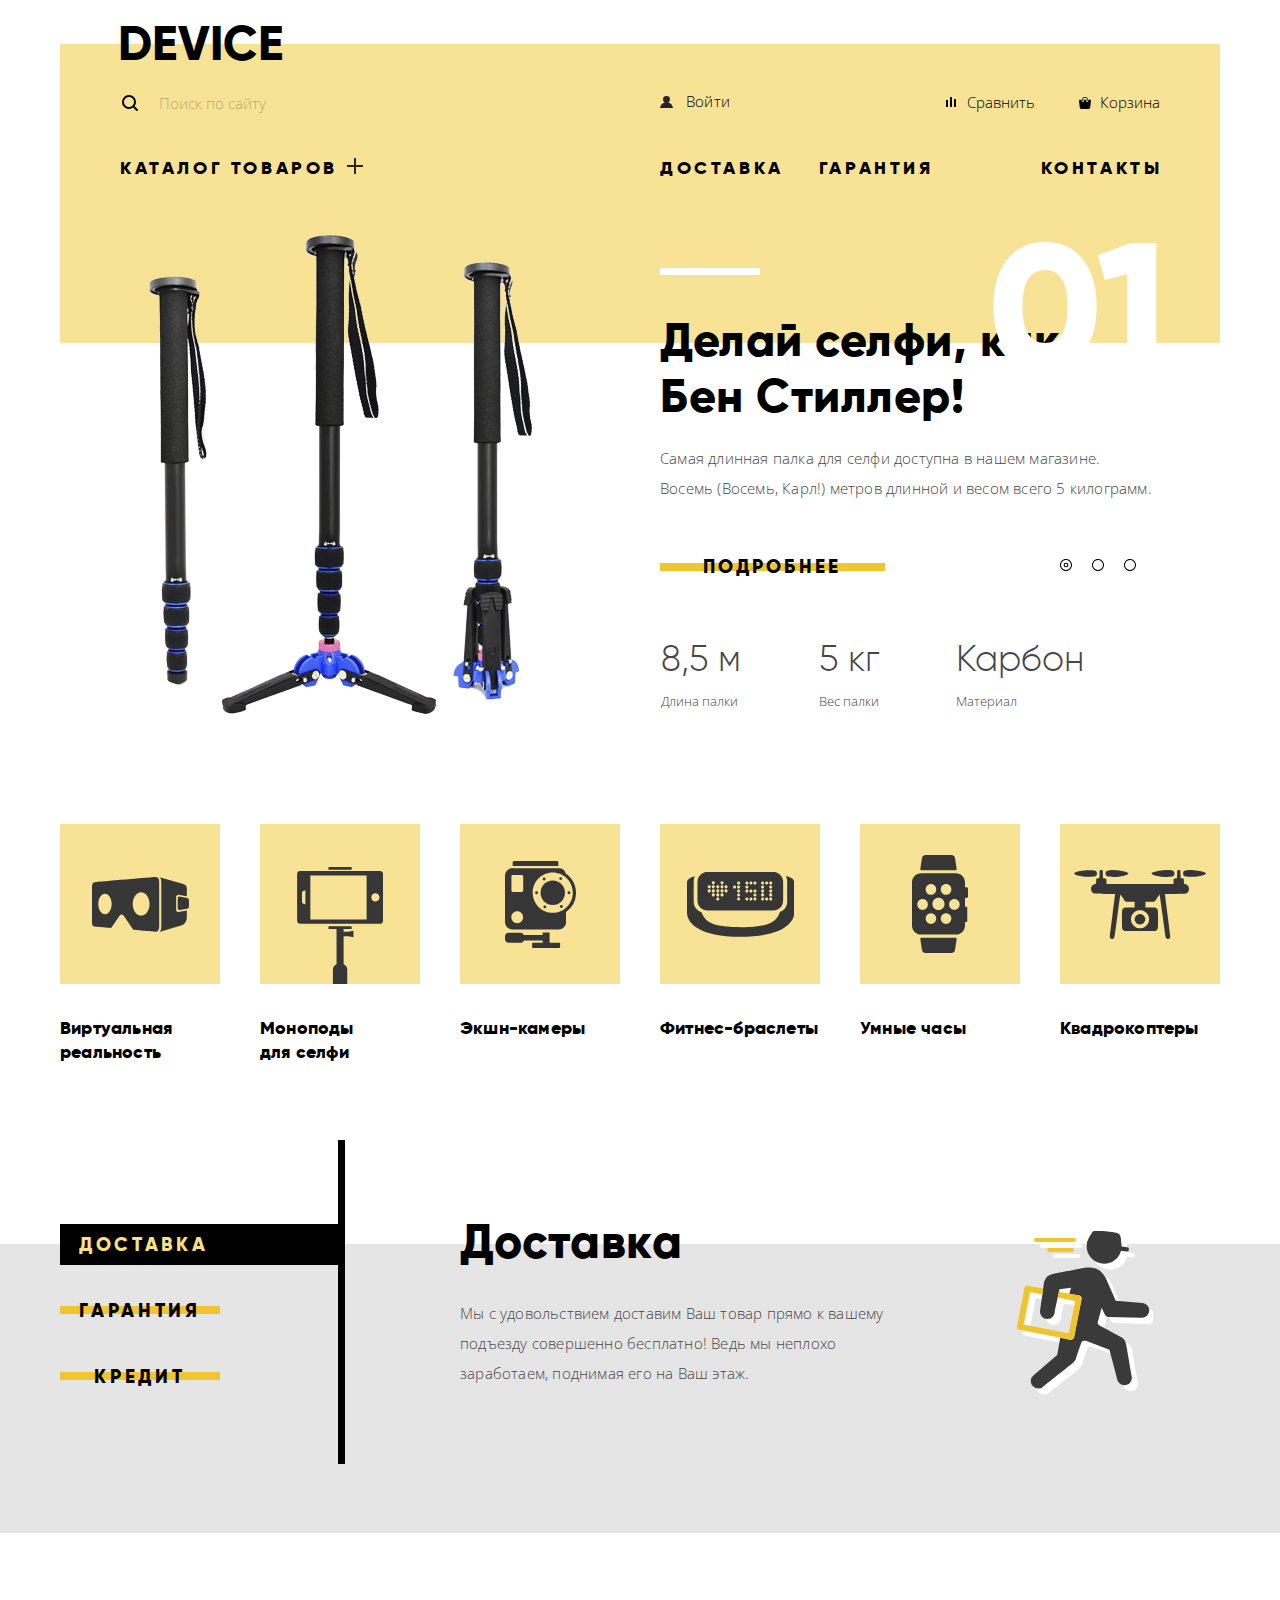
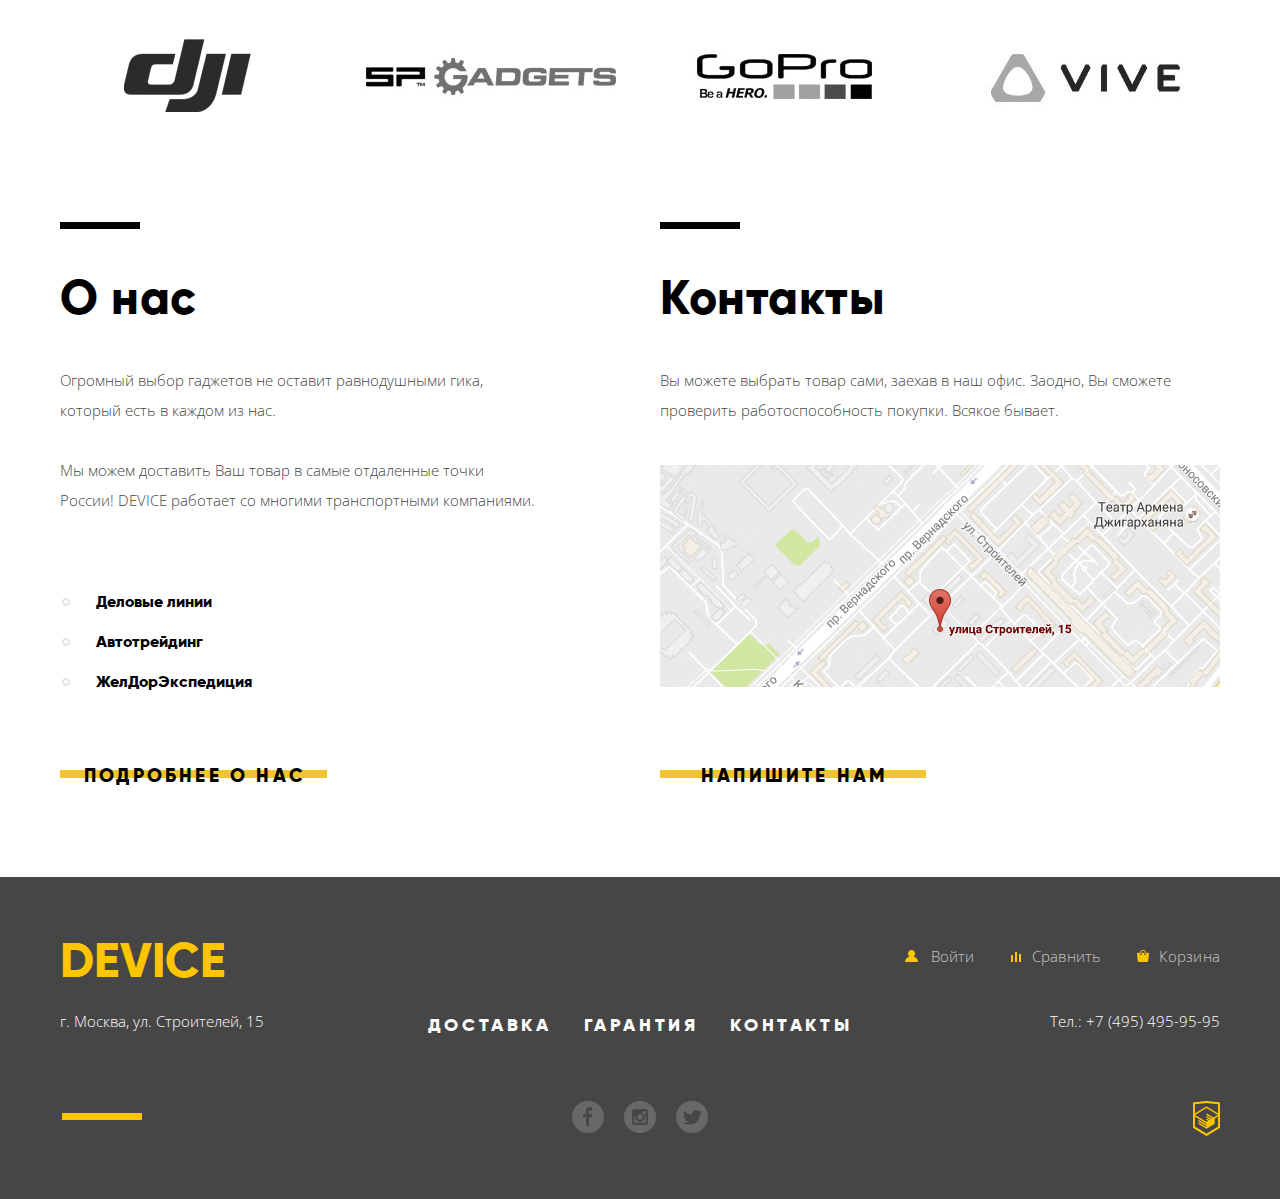
<file: index.html>
<!DOCTYPE html>
<html lang="ru">
  <head>
    <meta charset="utf-8">
    <title> HTML Academy: Девайс </title>
    <link rel="stylesheet" type="text/css" href="https://fonts.googleapis.com/css?family=Open+Sans:300,400&amp;subset=cyrillic">
    <link rel="stylesheet" type="text/css" href="css/normalize.css">
    <link rel="stylesheet" type="text/css" href="css/style.min.css">
  </head>
  <body>
    <h1 class="visuality_hidden"> Главная страница сайта </h1>
    <div class="container">
      <header class="main_header">
        <div class="main_header__logo_wrapper">
          <a class="main_header__logo">
            Device
          </a>
        </div>
        <div class="row">
          <div class="col_6">
            <form class="form_search" method="post" action="#">
              <input id="site_search" type="search" name="site-search" class="form_search__search" placeholder="">
              <label for="site_search" class="form_search__label"> Поиск по сайту </label>
              <input type="submit" name="site_search-submit" class="form_search__find" value="Найти">
            </form>
          </div>
          <div class="col_2">
            <ul class="main_header__account account_menu">
              <li class="account_menu__item">
                <a href="#" class="account_menu__item_header"> Войти </a>
              </li>
            </ul>
          </div>
          <div class="col_4">
            <ul class="main_header__cart cart_menu">
              <li class="cart_menu__item">
                <a class="cart_menu__item--wishlist" href="#"> Сравнить </a>
              </li>
              <li class="cart_menu__item">
                <a class="cart_menu__item--cart" href="#"> Корзина </a>
              </li>
            </ul>
          </div>
        </div>
        <nav class="main_navigation">
          <div class="row">
            <div class="main_navigation_wrapper col_6">
              <button class="main_menu__toggle"> Каталог товаров </button>
              <ul class="main_menu">
                <li class="main_menu__item">
                  <a href="#" class="main_menu__link"> Виртуальная реальность </a>
                </li>
                <li class="main_menu__item main_menu__item--short">
                  <a href="#" class="main_menu__link"> Фитнес-браслеты </a>
                </li>
                <li class="main_menu__item">
                  <a href="#" class="main_menu__link"> Квадрокоптеры </a>
                </li>
                <li class="main_menu__item">
                  <a href="#" class="main_menu__link"> Моноподы для селфи </a>
                </li>
                <li class="main_menu__item main_menu__item--long">
                  <a href="#" class="main_menu__link"> Умные часы </a>
                </li>
                <li class="main_menu__item">
                  <a href="#" class="main_menu__link"> Экшн-камеры </a>
                </li>
              </ul>
            </div>
            <div class="col_6">
              <ul class="toolbar_menu">
                <li class="toolbar_menu__item">
                  <a href="#" class="toolbar_menu__link"> Доставка </a>
                </li>
                <li class="toolbar_menu__item">
                  <a href="#" class="toolbar_menu__link"> Гарантия </a>
                </li>
                <li class="toolbar_menu__item">
                  <a href="#" class="toolbar_menu__link"> Контакты </a>
                </li>
              </ul>
            </div>
          </div>
        </nav>
      </header>
  	</div>
  	<main class="unique_content">
	    <section class="main_slider  container">
        <div class="container">
          <h2 class="visuality_hidden"> Главный слайдер </h2>
  	      <div class="main_slider__item main_slider__item--active row">
            <div class="col_6">
              <img src="img/index/slider-1-png.png" width="384" height="486" alt="Селфи-палка" class="main_slider__image">
            </div>
            <div class="col_6 main_slider__content">
              <h3 class="main_slider__title"> Делай селфи, как Бен Стиллер! </h3>
              <p class="main_slider__description"> Самая длинная палка для селфи доступна в нашем магазине. Восемь (Восемь, Карл!) метров длинной и весом всего 5 килограмм. </p>
              <div class="main_slider__link__switch__wrapper">
                <a href="#" class="main_slider__link"> Подробнее </a>
                <div class="main_slider__switch">
                  <button class="main_slider__button main_slider__button--active"></button>
                  <button class="main_slider__button"></button>
                  <button class="main_slider__button"></button>
                </div>
              </div>
              <table class="main_slider__features features_product">
                <tr class="features_product__value">
                  <td> 8,5 м </td>
                  <td> 5 кг </td>
                  <td> Карбон </td>
                </tr>
                <tr class="features_product__name">
                  <td> Длина палки </td>
                  <td> Вес палки </td>
                  <td> Материал </td>
                </tr>
              </table>
            </div>
          </div>
          <div class="main_slider__item">
            <div class="col_6">
              <img src="img/index/slider-2-png.png" width="345" height="485" alt="Фитнес-браслет" class="main_slider__image col-6">
            </div>
            <div class="col_6 main_slider__content">
              <h3 class="main_slider__title"> Худеем правильно! </h3>
              <p class="main_slider__description"> Мотивирующие фитнес-браслеты помогут найти в себе силы не пропускать занятия и соблюдать диету. </p>
              <a href="#" class="main_slider__link"> Подробнее </a>
              <table class="main_slider__features features_product">
                <tr class="features_product__value">
                  <td> 48 часов </td>
                </tr>
                <tr class="features_product__name">
                  <td> Без подзарядки </td>
                </tr>
              </table>
            </div>
          </div>
          <div class="main_slider__item">
            <div class="col_6">
              <img src="img/index/slider-3-png.png" width="526" height="334" alt="Квадрокоптер" class="main_slider__image">
            </div>
            <div class="col_6 main_slider__content">
              <h3 class="main_slider__title"> Порхает как бабочка, жалит как пчела! </h3>
              <p class="main_slider__description"> Этот обычный, на первый взгляд, квадрокоптер оснащен мощным лазером, замаскированным под стандартную камеру. </p>
              <a href="#" class="main_slider__link"> Подробнее </a>
              <table class="main_slider__features features_product">
                <tr class="features_product__value">
                  <td> 800 м </td>
                  <td> 50 м </td>
                </tr>
                <tr class="features_product__name">
                  <td> Дальность полета </td>
                  <td> Радиус поражения </td>
                </tr>
              </table>
            </div>
          </div>
        </div>
	    </section>
      <section class="navigation_catalog">
        <div class="container">
        <h2 class="visuality_hidden"> Навигация по каталогу </h2>
        <ul class="catalog_menu row">
          <li class="catalog_menu__item col_2">
            <a href="#" class="catalog_menu__link">
              <span class="catalog_menu__icon">
                <img src="img/index/popular-1.svg" width="97" height="55" alt="popular-1">
              </span> Виртуальная реальность
            </a>
          </li>
          <li class="catalog_menu__item col_2">
            <a href="#" class="catalog_menu__link">
              <span class="catalog_menu__icon catalog_menu__icon_bottom">
                <img src="img/index/popular-2.svg" width="86" height="117" alt="popular-2">
              </span> Моноподы <br> для селфи
            </a>
          </li>
          <li class="catalog_menu__item col_2">
            <a href="#" class="catalog_menu__link">
              <span class="catalog_menu__icon">
                <img src="img/index/popular-3.svg" width="71" height="86" alt="popular-3">
              </span> Экшн-камеры
            </a>
          </li>
          <li class="catalog_menu__item col_2">
            <a href="#" class="catalog_menu__link">
              <span class="catalog_menu__icon">
                <img src="img/index/popular-4-.svg" width="107" height="65" alt="popular-4">
              </span> Фитнес-браслеты
            </a>
          </li>
          <li class="catalog_menu__item col_2">
            <a href="#" class="catalog_menu__link">
              <span class="catalog_menu__icon">
                <img src="img/index/popular-5.svg" width="56" height="98" alt="popular-5">
              </span> Умные часы
            </a>
          </li>
          <li class="catalog_menu__item col_2">
            <a href="#" class="catalog_menu__link">
              <span class="catalog_menu__icon">
                <img src="img/index/popular-6.svg" width="132" height="69" alt="popular-6">
              </span> Квадрокоптеры
            </a>
          </li>
        </ul>
      </div>
      </section>
		  <section class="services">
        <div class="container">
          <h2 class="visuality_hidden"> Доставка, гарантия, кредит </h2>
          <div class="row">
            <div class="col_4">
        			<ul class="services_tabs">
        				<li class="services_tabs__item services_tabs__item--active">
                  <a href="#" class="services_tabs__link"> Доставка </a>
                </li>
        				<li class="services_tabs__item">
                  <a href="#" class="services_tabs__link"> Гарантия </a>
                </li>
        				<li class="services_tabs__item">
                  <a href="#" class="services_tabs__link"> Кредит </a>
                </li>
        			</ul>
            </div>
            <div class="col_8">
        			<div class="services_description services_description--active services_description--delivery">
        				<h3 class="services_description__title"> Доставка </h3>
                <div class="services_description__description__wrapper">
          				<p class="services_description__description"> Мы с удовольствием доставим Ваш товар прямо к вашему подъезду совершенно бесплатно! Ведь мы неплохо заработаем, поднимая его на Ваш этаж. </p>
                </div>
      		    </div>
              <div class="services_description services_description--warranty">
                <h3 class="services_description__title"> Гарантия </h3>
                <p class="services_description__description"> Если из-за возгорания купленного у нас товара у Вас сгорит дом-не переживайте, мы выдадим Вам новый. Товар, не дом, конечно же. </p>
              </div>
              <div class="services_description services_description--credit">
                <h3 class="services_description__title"> Кредит </h3>
                <p class="services_description__description"> Залезть в долговую яму стало проще! Кредитные консультанты подберут для Вас наиболее выгодные условия кредита. Выгодные для нашего банка, разумеется. </p>
              </div>
            </div>
          </div>
        </div>
		  </section>
		  <section class="brands">
        <div class="container">
				  <h2 class="visuality_hidden"> Бренды </h2>
  				<ul class="brand row">
  					<li class="brand__item col_3">
              <a href="#" class="brand__link">
                <img src="img/index/logo-1-jpg-copy.png" width="260" height="100" alt="dji">
              </a>
            </li>
  					<li class="brand__item col_3">
              <a href="#" class="brand__link">
                <img src="img/index/logo-2-jpg-copy.png" width="260" height="100" alt="sp Gadgets">
              </a>
            </li>
  					<li class="brand__item col_3">
              <a href="#" class="brand__link">
                <img src="img/index/logo-3-jpg-copy.png" width="260" height="100" alt="GoPro">
              </a>
            </li>
  					<li class="brand__item col_3">
              <a href="#" class="brand__link">
                <img src="img/index/logo-4-jpg-copy.jpg" width="260" height="100" alt="VIVE">
              </a>
            </li>
  				</ul>
        </div>
		  </section>
      <div class="container">
        <div class="row">
    		  <section class="about_us col_6">
    				<h2 class="about_us__title"> О нас </h2>
    				<p> Огромный выбор гаджетов не оставит равнодушными гика, который есть в каждом из нас. </p>
    				<p> Мы можем доставить Ваш товар в самые отдаленные точки России!
    				DEVICE работает со многими транспортными компаниями. </p>
    				<ul class="courier_services">
    					<li>
                <a href="#"> Деловые линии </a>
              </li>
    					<li>
                <a href="#"> Автотрейдинг </a>
              </li>
    					<li>
                <a href="#"> ЖелДорЭкспедиция </a>
              </li>
    				</ul>
    				<a href="#" class="about_us__button"> Подробнее о нас </a>
    			</section>
    			<section class="contacts col_6">
    				<h2 class="contacts__title"> Контакты </h2>
    				<p> Вы можете выбрать товар сами, заехав в наш офис. Заодно, Вы сможете проверить работоспособность покупки. Всякое бывает. </p>
    				<a href="#" class="map">
              <img src="img/index/map.jpg" width="560" height="222" alt="г. Москва, ул. Строителей, 15">
            </a>
    				<a href="form.html" class="contacts_modal"> Напишите нам </a>
    		  </section>
        </div>
      </div>
  	</main>
    <footer class="main_footer">
      <div class="container">
        <div class="row">
          <div class="col_6">
            <a href="index.html" class="main_footer__logo"> Device </a>
          </div>
          <div class="col_6">
            <ul class="main_footer__toolbar footer_toolbar">
              <li class="footer_toolbar__item">
                <a href="#" class="footer_toolbar__link footer_toolbar__link--user"> Войти </a>
              </li>
              <li class="footer_toolbar__item">
                <a href="#" class="footer_toolbar__link footer_toolbar__link--wishlist"> Сравнить </a>
              </li>
              <li class="footer_toolbar__item">
                <a href="#" class="footer_toolbar__link footer_toolbar__link--cart"> Корзина </a>
              </li>
            </ul>
          </div>
        </div>
        <div class="row">
          <div class="col_3">
            <p class="main_footer__address"> г. Москва, ул. Строителей, 15 </p>
          </div>
          <div class="col_6">
            <ul class="main_footer__footer-menu footer-menu">
          	  <li class="footer-menu__item">
                <a href="#" class="footer-menu__link"> Доставка </a>
              </li>
          	  <li class="footer-menu__item">
                <a href="#" class="footer-menu__link"> Гарантия </a>
              </li>
          	  <li class="footer-menu__item">
                <a href="#" class="footer-menu__link"> Контакты </a>
              </li>
            </ul>
          </div>
          <div class="col_3">
            <p class="main_footer__phone">Тел.: <a href="tel:+74954959595"> +7 (495) 495-95-95 </a></p>
          </div>
        </div>
        <div class="row main_footer__bottom_line">
          <div class="col_6 ">
            <ul class="main_footer__social_networks social_networks">
              <li>
                <a href="#" class="social_networks__facebook">
                  <span class="visuality_hidden"> Facebook </span>
                </a>
              </li>
              <li>
                <a href="#" class="social_networks__instagram">
                  <span class="visuality_hidden"> Instagram </span>
                </a>
              </li>
              <li>
                <a href="#" class="social_networks__twitter">
                  <span class="visuality_hidden"> Twitter </span>
                </a>
              </li>
            </ul>
          </div>
          <div class="col_3 text_right">
            <a href="https://htmlacademy.ru/intensive/htmlcss" class="html_academy">
              <span class="visuality_hidden"> HTML Academy </span>
            </a>
          </div>
        </div>
      </div>
    </footer>
    <section class="modal modal_contacts  modal_error col_10">
      <button class="modal__close" type="button"> Закрыть </button>
      <form action="#" class="modal_form" method="post">
        <span class="modal_wrapper">
          <label for="modal_name" class="modal__item"> Ваше имя: </label>
          <input id="modal_name" type="text" name="name" class="modal_input" placeholder="Имя Фамилия">
        </span>
        <span class="modal_wrapper">
          <label for="modal_mail" class="modal__item" > Ваш e-mail: </label>
          <input id="modal_mail" type="email" name="e-mail" class="modal_input" placeholder="email@example.com">
        </span>
        <p>
          <label class="modal__item"> Текст письма: </label>
          <textarea class="modal__textarea" name="text" rows="9" cols="92" placeholder="В свободной форме"></textarea>
        </p>
        <p>
          <button type="submit" class="modal__send"> Отправить </button>
        </p>
      </form>
    </section>
    <section class="modal modal_map">
      <button class="modal__close" type="button"> Закрыть </button>
      <iframe src="https://www.google.com/maps/embed?pb=!1m18!1m12!1m3!1d35997.92341352338!2d37.48225847230624!3d55.67385703505258!2m3!1f0!2f0!3f0!3m2!1i1024!2i768!4f13.1!3m3!1m2!1s0x46b54cf65f5c8955%3A0x694710ccd55501e!2z0YPQuy4g0KHRgtGA0L7QuNGC0LXQu9C10LksIDE1LCDQnNC-0YHQutCy0LAsIDExOTMxMQ!5e0!3m2!1sru!2sru!4v1536948115669" width="960" height="559" style="border:0" allowfullscreen></iframe>
    </section>
    <div class="modal_overlay"></div>
    <script src="js/js.popup.min.js" type="text/javascript"></script>
    <script src="js/js.popupMap.min.js" type="text/javascript"></script>
  </body>
</html>
</file>
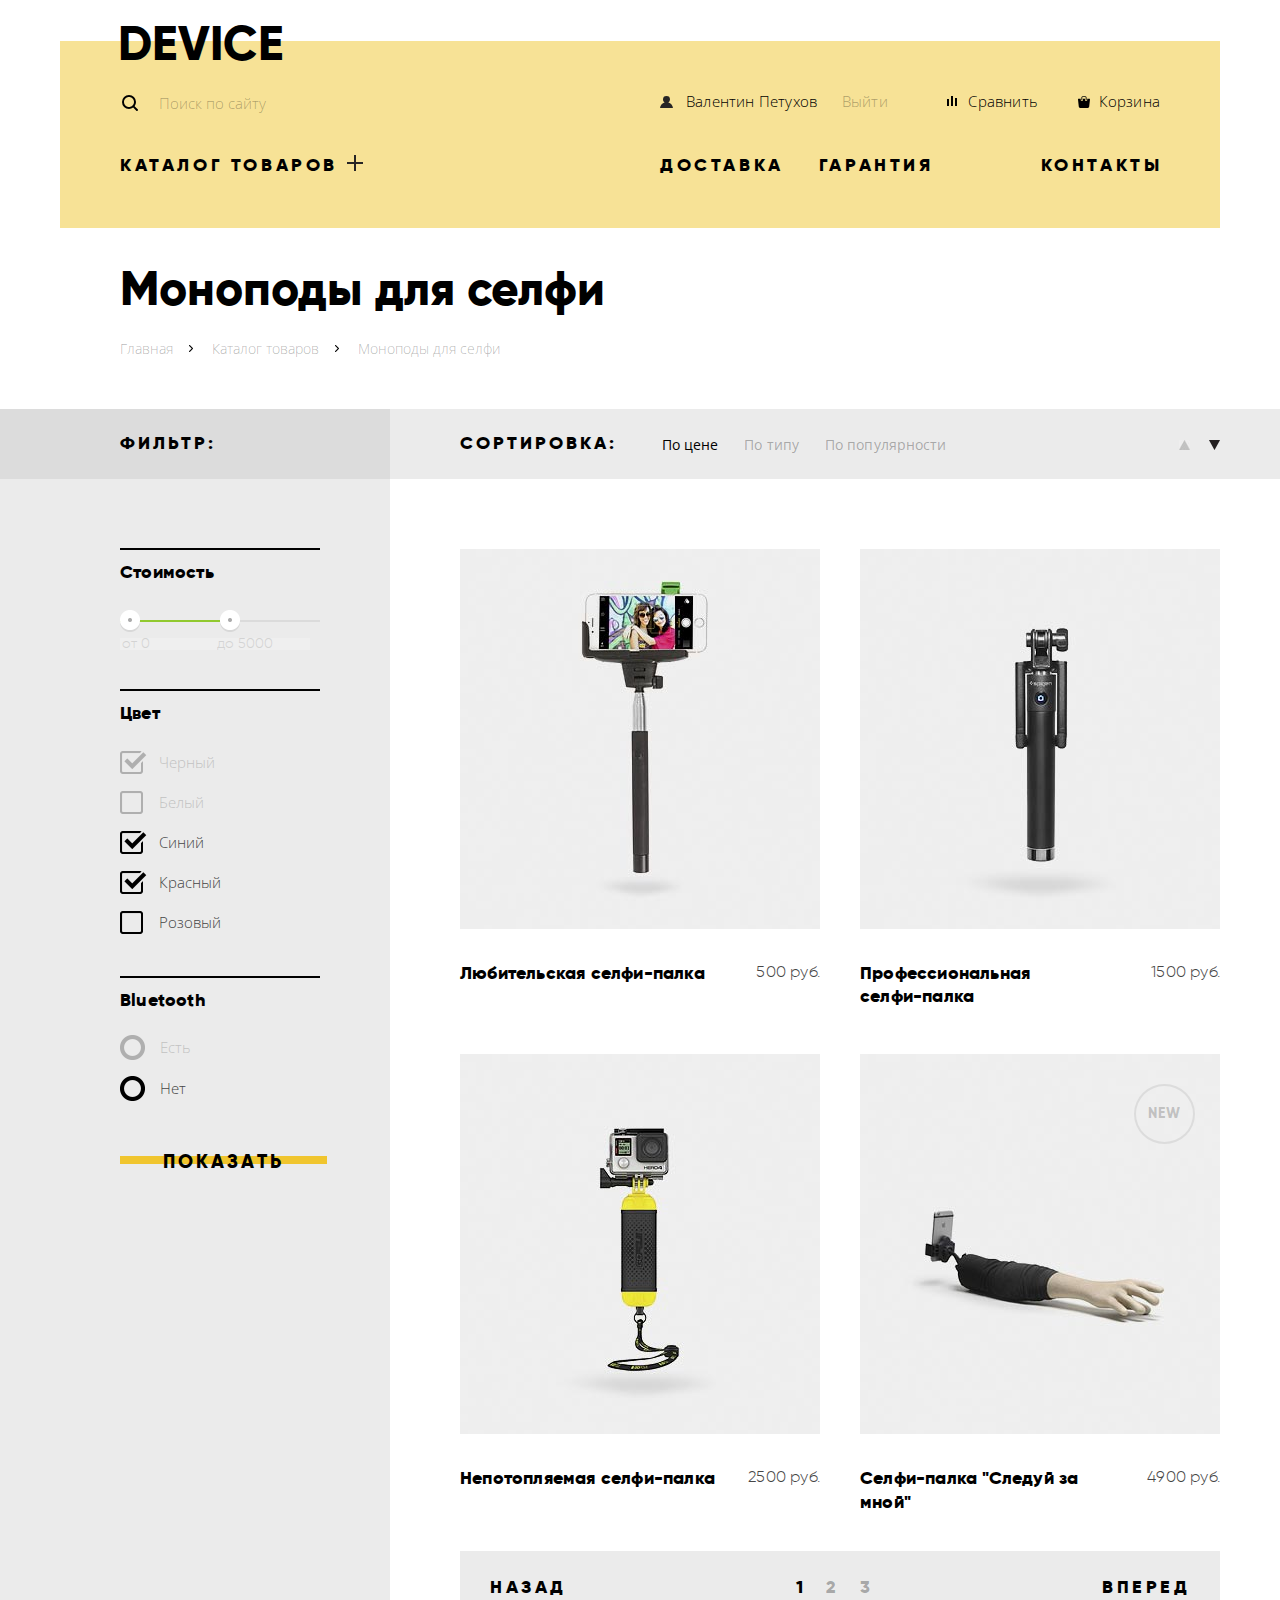
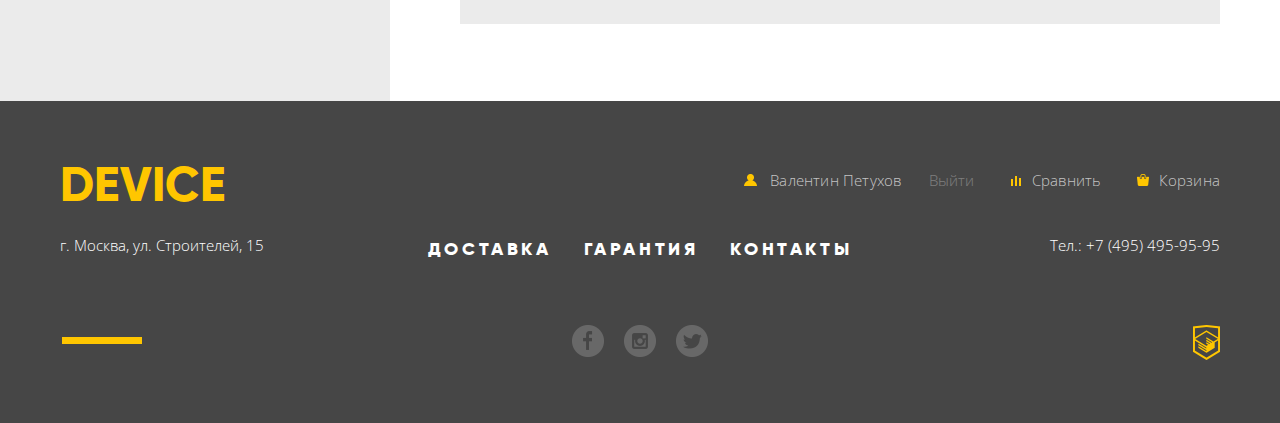
<file: catalog.html>
<!DOCTYPE html>
<html lang="ru">
  <head>
    <meta charset="utf-8">
    <title> HTML Academy: Девайс </title>
    <link rel="stylesheet" type="text/css" href="https://fonts.googleapis.com/css?family=Open+Sans:300,400&amp;subset=cyrillic">
    <link rel="stylesheet" type="text/css" href="css/normalize.css">
    <link rel="stylesheet" type="text/css" href="css/style.min.css">
  </head>
  <body>
    <div class="container">
      <header class="main_header">
        <div class="main_header__logo_wrapper">
          <a href="index.html" class="main_header__logo" tabindex="1">
            Device
          </a>
        </div>
        <div class="row">
          <div class="col_6">
            <form class="form_search" method="post" action="#">
              <input id="site_search" type="search" name="site-search" class="form_search__search" placeholder="">
              <label for="site_search" class="form_search__label"> Поиск по сайту </label>
              <input type="submit" name="site_search-submit" class="form_search__find" value="Найти">
            </form>
          </div>
          <div class="col_6">
            <ul class="main_header__account__cart account_menu">
              <li class="account_cart_menu__item">
                <a href="#" class="account_menu__item_header"> Валентин Петухов </a>
              </li>
              <li class="account_cart_menu__item">
                <a href="#" class="account_menu__item_header__catalog"> Выйти </a>
              </li>
              <li class="account_cart_menu__item">
                <a class="cart_menu__item--wishlist" href="#"> Сравнить </a>
              </li>
              <li class="account_cart_menu__item">
                <a class="cart_menu__item--cart" href="#"> Корзина </a>
              </li>
            </ul>
          </div>
        </div>
        <nav class="main_navigation">
          <div class="row">
            <div class="main_navigation_wrapper col_6">
              <button class="main_menu__toggle"> Каталог товаров </button>
              <ul class="main_menu">
                <li class="main_menu__item">
                  <a href="#" class="main_menu__link"> Виртуальная реальность </a>
                </li>
                <li class="main_menu__item main_menu__item--short">
                  <a href="#" class="main_menu__link"> Фитнес-браслеты </a>
                </li>
                <li class="main_menu__item">
                  <a href="#" class="main_menu__link"> Квадрокоптеры </a>
                </li>
                <li class="main_menu__item">
                  <a href="#" class="main_menu__link"> Моноподы для селфи </a>
                </li>
                <li class="main_menu__item main_menu__item--long">
                  <a href="#" class="main_menu__link"> Умные часы </a>
                </li>
                <li class="main_menu__item">
                  <a href="#" class="main_menu__link"> Экшн-камеры </a>
                </li>
              </ul>
            </div>
            <div class="col_6">
              <ul class="toolbar_menu">
                <li class="toolbar_menu__item">
                  <a href="#" class="toolbar_menu__link"> Доставка </a>
                </li>
                <li class="toolbar_menu__item">
                  <a href="#" class="toolbar_menu__link"> Гарантия </a>
                </li>
                <li class="toolbar_menu__item">
                  <a href="#" class="toolbar_menu__link"> Контакты </a>
                </li>
              </ul>
            </div>
          </div>
        </nav>
      </header>
    </div>
    <main class="main_container">
      <div class="container">
        <h1 class="page_title"> Моноподы для селфи </h1>
        <ul class="breadcrumbs">
          <li>
            <a href="#" class="breadcrumbs__link"> Главная </a>
          </li>
          <li>
            <a href="#" class="breadcrumbs__link"> Каталог товаров </a>
          </li>
          <li>
            <a class="breadcrumbs__link breadcrumbs__link--last"> Моноподы для селфи </a>
          </li>
        </ul>
      </div>
      <div class="container">
        <div class="row">
          <div class="col_4 filter_background">
            <div class="filter_title__wrapper">
              <h3 class="filter_title"> Фильтр: </h3>
            </div>
            <form class="filter" action="#" method="post">
              <div class="form_block">
                <h4 class="form_block__title"> Стоимость </h4>
                <div class="filter_range_default">
                  <span class="filter_range__min"></span>
                  <span class="filter_range__max"></span>
                  <div class="filter_range_value">
                  </div>
                </div>
                <div class="filter_range_inputs">
                  <label for="filter_range_input__min" class="visually-hidden"></label>
                  <input id="filter_range_input__min" type="text" name="min" placeholder="от 0" class="filter_range_input">
                  <label for="filter_range_input__max" class="visually-hidden"></label>
                  <input id="filter_range_input__max" type="text" name="max" placeholder="до 5000" class="filter_range_input">
                </div>
              </div>
              <div class="form_block">
                <h4 class="form_block__title form_block__title_bottom"> Цвет </h4>
                <p class="color_item">
                  <input id="black" type="checkbox" class="checkbox_input" name="black" value="Черный" disabled="" checked="">
                  <label for="black"><span class="checkbox_icon"></span> Черный </label>
                </p>
                <p class="color_item">
                  <input id="white" type="checkbox" class="checkbox_input" name="white" value="Белый" disabled="">
                  <label for="white"><span class="checkbox_icon"></span> Белый </label>
                </p>
                <p class="color_item">
                  <input id="blue" type="checkbox" class="checkbox_input" name="blue" value="Синий" checked="">
                  <label for="blue"><span class="checkbox_icon"></span> Синий </label>
                </p>
                <p class="color_item">
                  <input id="red" type="checkbox" class="checkbox_input" name="red" value="Красный" checked="">
                  <label for="red"><span class="checkbox_icon"></span> Красный </label>
                </p>
                <p class="color_item">
                  <input id="pink" type="checkbox" class="checkbox_input" name="pink" value="Розовый">
                  <label for="pink"><span class="checkbox_icon"></span> Розовый </label>
                </p>
              </div>
              <div class="form_block form_block_bottom">
                <h4 class="form_block__title form_block__title_bluetooth"> Bluetooth </h4>
                <p class="bluetooth_choice">
                  <input id="bluetooth_yes" class="radio_input" type="radio" name="bluetooth" value="Есть" disabled="">
                  <label for="bluetooth_yes"><span class="radio_icon"></span> Есть </label>
                </p>
                <p class="bluetooth_choice">
                  <input id="bluetooth_no" class="radio_input" type="radio" name="bluetooth" value="Нет">
                  <label for="bluetooth_no"><span class="radio_icon"></span> Нет </label>
                </p>
              </div>
              <button type="submit" class="filter_submit"> Показать </button>
            </form>
          </div>
          <div class="col_8">
            <div class="sorting_title__wrapper">
              <h3 class="sorting_title"> Сортировка: </h3>
              <ul class="sorting">
                <li class="sorting__item">
                  <a href="#" class="sorting__item sorting__item--active"> По цене </a>
                </li>
                <li class="sorting__item">
                  <a href="#" class="sorting__item"> По типу </a>
                </li>
                <li class="sorting__item">
                  <a href="#" class="sorting__item"> По популярности </a>
                </li>
              </ul>
              <ul class="sorting_more_less">
                <li class="sorting_more_less__item">
                  <a href="#" class="sorting_more_less__less ">
                  <span class="visuality_hidden"> Вверх </span></a>
                </li>
                <li class="sorting_more_less__item sorting_more_less__item--active">
                  <a href="#" class="sorting_more_less__more">
                  <span class="visuality_hidden"> Вниз </span></a>
                </li>
              </ul>
            </div>
            <ul class="goods_catalog row">
              <li class="goods_catalog__item col_4">
                <div class="goods_catalog__item__wrapper">
                  <img src="img/catalog/item-1.jpg" width="360" height="380" alt="Любительская селфи-палка">
                  <div class="goods_catalog__button__wishlist__wrapper">
                    <div class="goods_catalog__overlay"></div>
                    <button class="goods_catalog__button"> В корзина </button>
                    <a href="#" class="goods_catalog__wishlist"> Добавить к сравнению </a>
                  </div>
                </div>
                <div class="goods_catalog__link__wrapper">
                  <h3 class="goods_catalog__link"><a href="#"> Любительская селфи-палка </a></h3>
                  <p class="goods_catalog__price"> 500 руб. </p>
                </div>
              </li>
              <li class="goods_catalog__item col_4">
                <div class="goods_catalog__item__wrapper">
                  <img src="img/catalog/item-2.jpg" width="360" height="380" alt="Профессиональная селфи-палка">
                  <div class="goods_catalog__button__wishlist__wrapper">
                    <div class="goods_catalog__overlay"></div>
                    <button class="goods_catalog__button"> В корзина </button>
                    <a href="#" class="goods_catalog__wishlist"> Добавить к сравнению </a>
                  </div>
                </div>
                <div class="goods_catalog__link__wrapper">
                  <h3 class="goods_catalog__link"><a href="#"> Профессиональная <br> селфи-палка </a></h3>
                  <p class="goods_catalog__price"> 1500 руб. </p>
                </div>
              </li>
              <li class="goods_catalog__item col_4">
                <div class="goods_catalog__item__wrapper">
                  <img src="img/catalog/item-3.jpg" width="360" height="380" alt="Непотопляемая селфи-палка">
                  <div class="goods_catalog__button__wishlist__wrapper">
                    <div class="goods_catalog__overlay"></div>
                    <button class="goods_catalog__button"> В корзина </button>
                    <a href="#" class="goods_catalog__wishlist"> Добавить к сравнению </a>
                  </div>
                </div>
                <div class="goods_catalog__link__wrapper">
                  <h3 class="goods_catalog__link"><a href="#"> Непотопляемая селфи-палка </a></h3>
                  <p class="goods_catalog__price"> 2500 руб. </p>
                </div>
              </li>
              <li class="goods_catalog__item goods_catalog__item_margin col_4">
                <div class="goods_catalog__item__wrapper">
                  <img src="img/catalog/item-4.jpg" width="360" height="380" alt="Селфи-палка 'Следуй за мной'">
                  <span class="goods_catalog__new"> New </span>
                  <div class="goods_catalog__button__wishlist__wrapper">
                    <div class="goods_catalog__overlay"></div>
                    <button class="goods_catalog__button"> В корзина </button>
                    <a href="#" class="goods_catalog__wishlist"> Добавить к сравнению </a>
                  </div>
                </div>
                <div class="goods_catalog__link__wrapper">
                  <h3 class="goods_catalog__link"><a href="#"> Селфи-палка "Следуй за <br> мной" </a></h3>
                  <p class="goods_catalog__price"> 4900 руб. </p>
                </div>
              </li>
            </ul>
            <nav class="pagination_wrap">
              <a href="#" class="pagination__item--back"> Назад </a>
              <ul class="pagination">
                <li class="pagination__item">
                  <a href="#" class="pagination__item pagination__item--active"> 1 </a>
                </li>
                <li class="pagination__item">
                  <a href="#" class="pagination__item"> 2 </a>
                </li>
                <li class="pagination__item">
                  <a href="#" class="pagination__item"> 3 </a>
                </li>
              </ul>
              <a href="#" class="pagination__item--forward"> Вперед </a>
            </nav>
          </div>
        </div>
      </div>
    </main>
    <footer class="main_footer">
      <div class="container">
        <div class="row">
          <div class="col_6">
            <a href="index.html" class="main_footer__logo"> Device </a>
          </div>
          <div class="col_6">
            <ul class="main_footer__toolbar footer_toolbar">
              <li class="footer_toolbar__item">
                <a href="#" class="footer_toolbar__link footer_toolbar__link--user"> Валентин Петухов </a>
              </li>
              <li class="footer_toolbar__item">
                  <a href="#" class="account_menu__item_footer__catalog"> Выйти </a>
              </li>
              <li class="footer_toolbar__item">
                <a href="#" class="footer_toolbar__link footer_toolbar__link--wishlist"> Сравнить </a>
              </li>
              <li class="footer_toolbar__item">
                <a href="#" class="footer_toolbar__link footer_toolbar__link--cart"> Корзина </a>
              </li>
            </ul>
          </div>
        </div>
        <div class="row">
          <div class="col_3">
            <p class="main_footer__address"> г. Москва, ул. Строителей, 15 </p>
          </div>
          <div class="col_6">
            <ul class="main_footer__footer-menu footer-menu">
              <li class="footer-menu__item">
                <a href="#" class="footer-menu__link"> Доставка </a>
              </li>
              <li class="footer-menu__item">
                <a href="#" class="footer-menu__link"> Гарантия </a>
              </li>
              <li class="footer-menu__item">
                <a href="#" class="footer-menu__link"> Контакты </a>
              </li>
            </ul>
          </div>
          <div class="col_3">
            <p class="main_footer__phone">Тел.: <a href="tel:+74954959595"> +7 (495) 495-95-95 </a></p>
          </div>
        </div>
        <div class="row main_footer__bottom_line">
          <div class="col_6">
            <ul class="main_footer__social_networks social_networks">
              <li>
                <a href="#" class="social_networks__facebook">
                  <span class="visuality_hidden"> Facebook </span>
                </a>
              </li>
              <li>
                <a href="#" class="social_networks__instagram">
                  <span class="visuality_hidden"> Instagram </span>
                </a>
              </li>
              <li>
                <a href="#" class="social_networks__twitter">
                  <span class="visuality_hidden"> Twitter </span>
                </a>
              </li>
            </ul>
          </div>
          <div class="col_3 text_right">
            <a href="https://htmlacademy.ru/intensive/htmlcss" class="html_academy">
              <span class="visuality_hidden"> HTML Academy </span>
            </a>
          </div>
        </div>
      </div>
    </footer>
  </body>
</html>
</file>
<file: css/style.min.css>
.row,body{padding:0}.form_search__search,a.brand__link img{-webkit-transition:all .3s ease-in-out}.about_us__button::before,.account_menu__item_header::before,.breadcrumbs__link::before,.contacts_modal::before,.courier_services li::before,.filter_background::before,.filter_submit::before,.goods_catalog__button::before,.main_header::before,.main_menu__toggle::after,.sorting_title__wrapper::before{content:""}.main_container,.unique_content{overflow-x:hidden}.bluetooth,.brand,.breadcrumbs,.catalog_menu,.color,.cost,.courier_services,.footer-menu,.footer_toolbar,.goods_catalog,.main_footer__account,.main_footer__cart,.main_header__account,.main_header__account__cart,.main_header__cart,.main_menu,.navigation,.pagination,.services_tabs,.social_networks,.sorting,.sorting_more_less,.toolbar_menu{list-style:none}.footer-menu__link,.main_footer__logo,a{text-decoration:none}@font-face{font-family:Gilroy;font-style:normal;font-weight:300;src:local("Gilroy Light"),local("Gilroy-Light"),url(fonts/Gilroy/gilroylight.woff2) format('woff2'),url(fonts/Gilroy/gilroylight.woff) format('woff')}@font-face{font-family:Gilroy;font-style:normal;font-weight:800;src:local("Gilroy Extra Bold"),local("Gilroy-ExtraBold"),url(fonts/Gilroy/gilroyextrabold.woff2) format('woff2'),url(fonts/Gilroy/gilroyextrabold.woff) format('woff')}body{margin:0;font-family:"Open Sans",Arial,sans-serif;font-size:15px;font-weight:300;font-style:normal;font-stretch:normal;line-height:2;color:#464646;background-color:#fff}.about_us__button,.about_us__title,.contacts__title,.contacts_modal,.courier_services,.page_title,.services_description__title{font-family:Gilroy,Arial,sans-serif;font-weight:800}a{color:#000}a:hover{color:rgba(0,0,0,.6)}a:active{color:rgba(0,0,0,.3)}img{max-width:100%;height:auto}.visuality_hidden{display:none}.container{width:1160px;margin:0 auto}.row{margin-left:-20px;margin-right:-20px;display:-webkit-box;display:-ms-flexbox;display:flex;-ms-flex-wrap:wrap;flex-wrap:wrap}.col_6{padding:0 20px;width:560px;max-width:560px;-webkit-box-flex:0;-ms-flex:0 0 560px;flex:0 0 560px}.col_2,.col_4{padding:0 20px;-webkit-box-flex:0}.col_2{width:160px;max-width:160px;-ms-flex:0 0 160px;-webkit-box-flex:0;flex:0 0 160px}.col_4{width:360px;max-width:360px;-ms-flex:0 0 360px;-webkit-box-flex:0;flex:0 0 360px}.col_3,.col_8{-webkit-box-flex:0;padding:0 20px}.col_8{width:760px;max-width:760px;-ms-flex:0 0 760px;-webkit-box-flex:0;flex:0 0 760px}.col_3{width:260px;max-width:260px;-ms-flex:0 0 260px;-webkit-box-flex:0;flex:0 0 260px}.col_10{padding:0 20px;width:960px;max-width:960px;-webkit-box-flex:0;-ms-flex:0 0 960px;flex:0 0 960px}a.brand__link img{-webkit-filter:grayscale(1);filter:grayscale(1);-webkit-transition:all .3s ease-in-out;transition:all .3s ease-in-out}a.brand__link:hover img{-webkit-filter:grayscale(0);filter:grayscale(0)}.about_us__title,.contacts__title,.services_description__title{font-size:47.5px;line-height:1;letter-spacing:.5px;color:#000;margin:0}.services_description__title{padding-bottom:16px}.courier_services{font-size:16px;line-height:2.5;padding:0 0 0 36px;margin-top:52px;margin-bottom:53px}.courier_services li{position:relative}.courier_services li::before{position:absolute;width:8px;height:8px;background-image:url(../img/list-style-circle.png);background-repeat:no-repeat;background-size:cover;left:-34px;top:16px}.about_us__button,.contacts_modal{font-size:18.5px;line-height:1.27;letter-spacing:3.2px;text-transform:uppercase;display:inline-block;z-index:2}.about_us__button{padding:9px 21px 6px 24px}.contacts_modal{padding:9px 38px 6px 41px}.about_us,.contacts{padding-bottom:84px;padding-top:4px}.about_us .about_us__button,.contacts .contacts_modal{position:relative}.about_us__button::before,.contacts_modal::before{position:absolute;z-index:-1;left:0;top:15px;width:100%;height:8px;background-color:#f0c52e}.about_us__button:hover,.contacts_modal:hover{background-color:#f0c52e;color:#000}.about_us__button:active,.contacts_modal:active{background-color:#f0c52e;color:rgba(0,0,0,.3)}.page_title{font-size:47.5px;color:#000;text-align:left;line-height:1;padding-left:60px;margin-top:38px;margin-bottom:19px}.breadcrumbs{margin:0 0 46px;padding:0 0 0 60px}.breadcrumbs li{display:inline-block;margin-right:35px}.breadcrumbs__link--last::before,.checkbox_input{display:none}.breadcrumbs__link{position:relative;font-size:14px;font-weight:300;line-height:1.71;text-align:left;color:rgba(0,0,0,.3)}.filter_submit,.filter_title,.form_block__title,.sorting_title{font-weight:800;font-family:Gilroy,Arial,sans-serif}.breadcrumbs__link::before{position:absolute;top:6px;right:-20px;width:4px;height:7px;background-image:url(../img/index/nav-arrow.png);background-repeat:no-repeat;background-size:contain}.breadcrumbs__link:hover{color:rgba(0,0,0,.6)}.breadcrumbs__link:active{color:rgba(0,0,0,.1)}.filter_title,.sorting_title{font-size:17.5px;line-height:1.4;letter-spacing:3px;text-align:left;color:#000;text-transform:uppercase;margin:0}.form_block__title{font-size:18px;line-height:1.33;letter-spacing:.2px;text-align:left;color:#000;margin:0 0 36px;padding-top:11px;border-top:2px solid #000}.form_block__title_bottom{margin-bottom:21px}.form_block__title_bluetooth{margin-bottom:19px}.bluetooth_choice{padding:0 0 11px;margin:0}.color_item{margin:0 0 10px}.filter_background{position:relative}.filter_background::before{position:absolute;z-index:-1;height:100%;width:1000px;right:50px;top:0;background-color:#ebebeb}.filter{margin-top:69px;padding-right:100px;padding-left:60px}.form_block{margin-bottom:39px}.form_block_bottom{margin-bottom:27px}.checkbox_input+label .checkbox_icon{display:inline-block;width:27px;height:23px;background-image:url(../img/index/checkbox-off.png);background-repeat:no-repeat}.checkbox_input+label .checkbox_icon:hover{opacity:.6}.checkbox_input+label .checkbox_icon:active{opacity:1}.checkbox_input:checked+label .checkbox_icon{background-image:url(../img/index/checkbox-on.png);background-repeat:no-repeat}.checkbox_input:checked+label .checkbox_icon:hover{opacity:.6}.checkbox_input:checked+label .checkbox_icon:active{opacity:1}.checkbox_input+label{display:-webkit-box;display:-ms-flexbox;display:flex;-webkit-box-align:center;-ms-flex-align:center;align-items:center;cursor:pointer}.checkbox_input:disabled+label,.radio_input:disabled+label{opacity:.25}.checkbox_icon{margin-right:12px}.radio_input{display:none}.radio_input+label .radio_icon{display:inline-block;width:25px;height:25px;background-image:url(../img/index/radio-off.png);background-repeat:no-repeat}.radio_input+label .radio_icon:hover{opacity:.6}.radio_input+label .radio_icon:active{opacity:1}.radio_input:checked+label .radio_icon{background-image:url(../img/index/radio-on.png);background-repeat:no-repeat}.radio_input:checked+label .radio_icon:hover{opacity:.6}.radio_input:checked+label .radio_icon:active{opacity:1}.radio_input+label{display:-webkit-box;display:-ms-flexbox;display:flex;-webkit-box-align:center;-ms-flex-align:center;align-items:center;cursor:pointer}.radio_icon{margin-right:15px}.filter_submit{font-size:18.5px;line-height:1.27;letter-spacing:3.1px;text-transform:uppercase;padding:9px 43px 6px;border:none;color:#000;background-color:#ebebeb;position:relative;z-index:5}.filter_submit::before{position:absolute;z-index:-1;left:0;top:15px;width:100%;height:8px;background-color:#f0c52e}.filter_submit:hover{background-color:#f0c52e;color:#000}.filter_submit:active{background-color:#f0c52e;color:rgba(0,0,0,.3)}.filter_range_default{position:relative;z-index:100;width:100%;height:2px;background-color:#dbdbdb}.filter_range_value{position:absolute;z-index:150;width:50%;height:2px;left:0;top:0;background-color:#91c92f}.filter_range__max,.filter_range__min{position:absolute;z-index:200;cursor:pointer;top:-10px;display:inline-block;width:20px;height:22px;background-image:url(../img/index/filter-button.png);background-repeat:no-repeat}.filter_range__min{left:0}.filter_range__max{left:50%}.filter_range__max:active,.filter_range__min:active{width:22px;height:24px;background-image:url(../img/index/filter-button_2.png);background-repeat:no-repeat}.filter_range_inputs{display:-webkit-box;display:-ms-flexbox;display:flex;margin-top:16px}.filter_range_input{height:10px;opacity:.2;font-family:Gilroy,Arial,sans-serif;font-size:14px;font-weight:300;line-height:1.71;border:none;width:91px}.filter_title{position:relative;z-index:20}.filter_title__wrapper{position:relative;height:70px;display:-webkit-box;display:-ms-flexbox;display:flex;-webkit-box-align:center;-ms-flex-align:center;align-items:center;padding-left:60px;background-color:#ebebeb}.filter_title__wrapper::before{content:"";position:absolute;height:100%;width:1000px;right:30px;z-index:10;background-color:#dcdcdc}.sorting_title{position:relative;z-index:20}.sorting_title__wrapper{display:-webkit-box;display:-ms-flexbox;display:flex;-webkit-box-pack:justify;-ms-flex-pack:justify;justify-content:space-between;position:relative;height:70px;-webkit-box-align:center;-ms-flex-align:center;align-items:center;background-color:#ebebeb;margin-bottom:70px}.sorting_title__wrapper::before{position:absolute;height:100%;width:1500px;left:-40px;z-index:10;background-color:#ebebeb}.sorting_more_less__less,.sorting_more_less__more{width:11px;height:10px;opacity:.2;display:inline-block;background-repeat:no-repeat}.sorting,.sorting_more_less{z-index:20}.sorting{padding-right:166px}.sorting_more_less__item{display:inline-block}.sorting_more_less__less{background-image:url(../img/catalog/triangle-up.png);padding-right:15px}.sorting_more_less__more{background-image:url(../img/index/icon-down-dir.png);background-color:#ebebeb}.sorting_more_less__less:hover,.sorting_more_less__more:hover{opacity:.4}.sorting_more_less__item--active a,.sorting_more_less__less:active,.sorting_more_less__more:active{opacity:1}.sorting__item{font-size:14px;font-weight:400;line-height:1.25;letter-spacing:.1px;text-align:left;color:rgba(0,0,0,.3);text-transform:none;display:inline-block;margin-right:11px}.goods_catalog__link,.goods_catalog__price{font-family:Gilroy,Arial,sans-serif;letter-spacing:.2px}.sorting__item:hover{color:rgba(0,0,0,.6)}.sorting__item--active,.sorting__item:active{color:#000}.goods_catalog__link{font-size:18px;font-weight:800;line-height:1.33;text-align:left;color:#000}.goods_catalog__price{font-size:16px;font-weight:300;line-height:1.5;text-align:right;color:#464646}.goods_catalog__button,.goods_catalog__new,.main_menu__toggle,.pagination,.pagination__item--back,.pagination__item--forward,.toolbar_menu__item{font-family:Gilroy,Arial,sans-serif;font-weight:800;text-transform:uppercase}.goods_catalog__link__wrapper{display:-webkit-box;display:-ms-flexbox;display:flex;-webkit-box-pack:justify;-ms-flex-pack:justify;justify-content:space-between;padding-top:6px}.goods_catalog__item{margin-bottom:27px}.goods_catalog__item_margin{margin:0}.goods_catalog__button{font-size:18.5px;line-height:1.27;letter-spacing:3.7px;padding:9px 43px 6px;border:none;cursor:pointer;background-color:transparent;position:relative;z-index:15;margin-bottom:11px}.goods_catalog__button::before{position:absolute;z-index:-1;left:0;top:15px;width:100%;height:8px;background-color:#f0c52e}.goods_catalog__button:hover{background-color:#f0c52e}.goods_catalog__button:active{background-color:#f0c52e;color:rgba(0,0,0,.3)}.goods_catalog__wishlist{font-size:13px;line-height:2.77;letter-spacing:.1px;display:-webkit-box;display:-ms-flexbox;display:flex;-webkit-box-pack:center;-ms-flex-pack:center;justify-content:center;color:rgba(0,0,0,.5);position:relative;z-index:15}.goods_catalog__new,.pagination_wrap{display:-webkit-box;display:-ms-flexbox}.goods_catalog__wishlist:hover{color:#000}.goods_catalog__wishlist:active{opacity:.2}.goods_catalog__item__wrapper{position:relative;margin-bottom:9px}.goods_catalog__new{position:absolute;z-index:5;right:25px;top:30px;display:-webkit-box;display:-ms-flexbox;display:flex;-webkit-box-pack:center;-ms-flex-pack:center;justify-content:center;-webkit-box-align:center;-ms-flex-align:center;align-items:center;width:57px;height:56px;border-radius:50%;border:2px solid #dcdcdc;font-size:14px;line-height:1.61;letter-spacing:.7px;color:rgba(0,0,0,.2)}.goods_catalog__button__wishlist__wrapper{display:none;position:absolute;text-align:center;width:100%;height:100%;left:0;top:0;padding-top:171px;-webkit-box-sizing:border-box;box-sizing:border-box}.goods_catalog__item__wrapper img{vertical-align:bottom}.goods_catalog__item__wrapper:hover .goods_catalog__button__wishlist__wrapper{display:block}.goods_catalog__item__wrapper:hover .goods_catalog__overlay{opacity:.7}.goods_catalog__overlay{position:absolute;z-index:10;width:100%;height:100%;left:0;top:0;opacity:0;background-color:#eee}.pagination,.pagination__item--back,.pagination__item--forward{font-size:17.5px;line-height:1.4;letter-spacing:3.5px;text-align:left;color:#000}.pagination__item--back,.pagination__item--forward{display:-webkit-box;display:-ms-flexbox;display:flex;-webkit-box-align:center;-ms-flex-align:center;align-items:center;margin:0;padding:0 30px}.pagination__item--back:hover,.pagination__item--forward:hover{color:#000;background-color:#dcdcdc}.pagination__item--back:active,.pagination__item--forward:active{background-color:#dcdcdc;color:rgba(0,0,0,.3)}.pagination__item{color:rgba(0,0,0,.3);padding:0 5px}.pagination__item:hover{color:rgba(0,0,0,.6)}.pagination__item--active,.pagination__item:active{color:#000}.pagination_wrap{display:-webkit-box;display:-ms-flexbox;display:flex;-webkit-box-pack:justify;-ms-flex-pack:justify;justify-content:space-between;background-color:#ebebeb;margin-bottom:77px}.pagination{padding:24px;margin:0;display:-webkit-box;display:-ms-flexbox;display:flex;-webkit-box-pack:justify;-ms-flex-pack:justify;justify-content:space-between}.form_search__search{letter-spacing:.2px;text-align:left;color:rgba(0,0,0,.3)}.form_search__search:hover,.main_menu__toggle:hover{color:rgba(0,0,0,.6)}.form_search__search:focus{text-align:left;color:#000}.main_navigation{position:relative}.main_menu__toggle{border:none;padding-left:60px;margin-top:5px;position:relative;background-color:#f7e296}.main_menu__toggle::after{display:inline-block;width:16px;height:16px;background-image:url(../img/index/plus.svg);background-repeat:no-repeat}.main_menu__toggle,.toolbar_menu__item{display:inline-block;font-size:18px;letter-spacing:3.6px;cursor:pointer}.main_menu__toggle:hover+.main_menu{display:block}.main_menu{display:none;text-align:left;text-transform:none;font-family:"Open Sans",Arial,sans-serif;font-size:15px;font-weight:300;position:absolute;width:100%;padding:27px 200px 31px 60px;background-color:#f7e296;z-index:999;-webkit-box-sizing:border-box;box-sizing:border-box;margin:0;top:28px}.footer-menu__link,.main_footer__logo,.main_header__logo,.main_slider__link,.modal__send,.services_tabs__link{text-transform:uppercase}.main_menu:hover{display:block}.main_menu__item{letter-spacing:.2px;display:inline-block;width:232px;margin-bottom:6px}.main_menu__item--long{width:500px}.main_menu__item--short{width:197px}.main_menu__toggle:hover .main_menu{display:block;position:absolute}.form_search,.toolbar_menu{display:-webkit-box;display:-ms-flexbox}.toolbar_menu{display:-webkit-box;display:-ms-flexbox;display:flex;-webkit-box-pack:justify;-ms-flex-pack:justify;justify-content:space-between;margin:-2px 0 0;padding:0 60px 0 0}.toolbar_menu__item:first-child{margin-right:35px}.toolbar_menu__item:last-child{margin-left:107px}.main_menu__toggle:active{color:rgba(0,0,0,.3)}.main_header{position:relative;padding:20px 0 40px;margin-bottom:5px}.main_header::before{position:absolute;z-index:-1;width:100%;height:187px;left:0;bottom:-5px;background-color:#f7e296}.main_header__logo{font-family:Gilroy,Arial,sans-serif;font-size:48px;font-weight:800;line-height:48px;color:#000;letter-spacing:.3px;padding-left:58px}.form_search__search{width:355px;height:48px;padding-left:39px;background-color:transparent;background-image:url(../img/index/search.svg);background-repeat:no-repeat;background-position:2px 50%;border:0;border-bottom:2px solid transparent;-webkit-transition:all .3s ease-in-out;transition:all .3s ease-in-out}.form_search__find,.main_footer__logo{-webkit-transition:all .3s ease-in-out}.form_search__search+label{position:absolute;left:99px;bottom:10px;font-size:15px;font-weight:300;color:rgba(0,0,0,.3);cursor:auto}.catalog_menu,.main_slider__link,.main_slider__title,.unique_content .main_slider__content::after{font-weight:800;font-family:Gilroy,Arial,sans-serif}.form_search__search:hover+label{color:rgba(0,0,0,.6)}.form_search__search:focus+label{display:none}.form_search__search:focus{border-bottom:2px solid #000;outline-color:transparent}.form_search__search:focus+label+.form_search__find{opacity:1}.form_search__search-wrapper{position:relative;width:355px}.form_search__find{padding:15px 18px;background-color:transparent;border:2px solid #000;cursor:pointer;opacity:0;-webkit-transition:all .3s ease-in-out;transition:all .3s ease-in-out}.form_search__find:hover{color:#fff;background-color:#000}.form_search__find:active{color:rgba(255,255,255,.3)}.form_search{position:relative;display:-moz-flex;display:-ms-flex;display:-o-flex;display:-webkit-box;display:-ms-flexbox;display:flex;-webkit-box-align:end;-ms-flex-align:end;align-items:flex-end;-webkit-box-pack:start;-ms-flex-pack:start;justify-content:flex-start;padding-left:60px;padding-top:8px}.account_menu{letter-spacing:.2px;padding:0;margin:0}.main_header__account{margin-top:17px;margin-bottom:36px}.main_header__account .account_menu__item_header,.main_header__account__cart .account_menu__item_header{position:relative;padding-left:26px}.account_menu__item_header::before{position:absolute;left:0;top:5px;width:13px;height:12px;padding-top:5px;background-image:url(../img/catalog/user.svg);background-repeat:no-repeat;background-position:0 0}.cart_menu{padding:0 60px 0 0;margin:0;text-align:right}.cart_menu__item--cart::before,.cart_menu__item--wishlist::before{padding-top:5px;content:"";left:0;top:5px;background-repeat:no-repeat;background-position:0 0}.main_header__cart{margin-top:18px}.main_header__account__cart{display:-webkit-box;display:-ms-flexbox;display:flex;-webkit-box-pack:justify;-ms-flex-pack:justify;justify-content:space-between;padding-right:60px;margin-top:17px;margin-bottom:33px}.cart_menu__item{margin-left:40px;display:inline-block;vertical-align:baseline}.main_header__account__cart .cart_menu__item--cart,.main_header__cart .cart_menu__item--cart{position:relative;padding-left:21px}.cart_menu__item--cart::before{position:absolute;width:12px;height:12px;background-image:url(../img/index/cart.svg)}.main_header__account__cart .cart_menu__item--wishlist,.main_header__cart .cart_menu__item--wishlist{position:relative;padding-left:21px}.cart_menu__item--wishlist::before{position:absolute;width:10px;height:10px;background-image:url(../img/index/compare.svg)}.account_menu__item_header:hover::before,.cart_menu__item--cart:hover::before,.cart_menu__item--wishlist:hover::before{opacity:.8}.account_menu__item_header:active::before,.cart_menu__item--cart:active::before,.cart_menu__item--wishlist:active::before{opacity:.3}.main_footer__account{margin:0}.main_footer__account .account_menu__item_footer{position:relative;padding-left:21px}.account_menu__item_footer::before{content:"";position:absolute;left:0;top:5px;width:13px;height:12px;background-image:url(../img/index/user.png);background-repeat:no-repeat;background-position:0 0;background-color:#464646}.main_footer__cart a{position:relative;padding-left:21px}.cart_menu__item--cart_footer::before,.cart_menu__item--wishlist_footer::before{position:absolute;top:5px;background-position:0 0;background-color:#464646;background-repeat:no-repeat;left:0;content:""}.cart_menu__item--wishlist_footer::before{width:10px;height:10px;background-image:url(../img/index/compare.png)}.cart_menu__item--cart_footer::before{width:12px;height:13px;background-image:url(../img/index/cart.png)}.account_menu__item_footer:hover::before,.cart_menu__item--cart_footer:hover::before,.cart_menu__item--wishlist_footer:hover::before{opacity:.6}.account_menu__item_footer:active::before,.account_menu__item_footer__catalog,.account_menu__item_header__catalog,.cart_menu__item--cart_footer:active::before,.cart_menu__item--wishlist_footer:active::before,.catalog_menu__icon img:active{opacity:.3}.account_menu__item_footer__catalog{color:#fff}.navigation_catalog{display:-webkit-box;display:-ms-flexbox;display:flex;-webkit-box-pack:center;-ms-flex-pack:center;justify-content:center;padding:0;margin:0 0 61px}.catalog_menu,.catalog_menu__icon{display:-webkit-box;display:-ms-flexbox}.catalog_menu,.catalog_menu__item{padding:0}.catalog_menu{font-size:18px;line-height:24px;letter-spacing:.2px;min-width:1150px;display:-webkit-box;display:-ms-flexbox;display:flex;-webkit-box-pack:justify;-ms-flex-pack:justify;justify-content:space-between;margin:0}.catalog_menu__link,.catalog_menu__link:hover{color:#000}.catalog_menu__link:active{color:rgba(0,0,0,.3)}.catalog_menu__link{display:block}.catalog_menu__icon{display:-webkit-box;display:-ms-flexbox;display:flex;-webkit-box-align:center;-ms-flex-align:center;align-items:center;-webkit-box-pack:center;-ms-flex-pack:center;justify-content:center;height:160px;margin-bottom:32px;background-color:#f7e296;background-repeat:no-repeat;background-position:center}.catalog_menu__icon_bottom{-webkit-box-align:end;-ms-flex-align:end;align-items:flex-end}.catalog_menu__icon:hover{background-color:#f0c52e}.main_slider__title{font-size:47px;color:#000;margin:0 0 18px;line-height:1.2;letter-spacing:.5px;padding-right:160px}.main_slider__link__switch__wrapper{display:-webkit-box;display:-ms-flexbox;display:flex;-webkit-box-pack:justify;-ms-flex-pack:justify;justify-content:space-between;-webkit-box-align:center;-ms-flex-align:center;align-items:center;margin-bottom:39px}.main_slider__link{display:inline-block;position:relative;z-index:1;font-size:18.5px;line-height:1.27;letter-spacing:3.3px;padding:9px 43px 6px}.main_slider__link::before{content:"";position:absolute;z-index:-1;left:0;top:17px;width:100%;height:8px;background-color:#f0c52e}.main_slider__link:hover{background-color:#f0c52e;color:#000}.main_slider__link:active{background-color:#f0c52e;color:rgba(0,0,0,.3)}.main_slider__item{display:none}.main_slider__description{letter-spacing:.2px;padding-right:63px;margin-bottom:43px}.main_slider{position:relative;z-index:2;margin-bottom:107px}.main_slider__content{z-index:2}.main_slider__content::before{content:"";position:absolute;left:20px;top:37px;width:100px;height:7px;background-color:#fff}.unique_content{counter-reset:nomer}.unique_content .main_slider__content::after{counter-increment:nomer 1;content:"0" counter(nomer);position:absolute;width:100%;height:131px;top:-12px;right:-348px;font-size:180.5px;line-height:1;letter-spacing:-2px;color:#fff}.features_product__value{font-family:Gilroy,Arial,sans-serif;font-style:normal;font-size:36px;font-weight:300}.features_product__value td{padding-right:76px;letter-spacing:.1px;line-height:53px;padding-top:10px}.features_product__name{font-size:13px;font-weight:300}.footer-menu__link,.main_footer__logo,.modal__item,.modal__send,.services_tabs__link{font-family:Gilroy,Arial,sans-serif;font-weight:800}.main_slider__features{border-collapse:collapse}.main_slider__image{display:block;margin:0 auto;max-width:100%;height:auto}.main_slider::before{content:"";position:absolute;z-index:-1;width:100%;height:137px;left:0;top:-25px;background-color:#f7e296}.main_slider__content{position:relative;padding-top:81px}.main_slider__switch{display:-webkit-inline-box;display:-ms-inline-flexbox;display:inline-flex;width:100%;height:12px;-webkit-box-pack:end;-ms-flex-pack:end;justify-content:flex-end;padding-right:64px}.main_slider__button,.main_slider__button--active{width:12px;height:12px;background-repeat:no-repeat;cursor:pointer}.main_slider__button{background-color:#fff;margin-right:20px;border:none;background-image:url(../img/index/slider-button-empty.svg)}.main_slider__button--active{background-image:url(../img/index/slider-button.svg)}.about_us_wrapper,.main_slider__item--active{display:-webkit-box;display:-ms-flexbox;display:flex}.about-n-contacts{padding-top:120px;padding-bottom:88px}.about_us__title,.contacts__title{position:relative;margin-bottom:42px}.contacts p{padding-bottom:25px}.about_us p{width:480px;padding-bottom:15px}.map{display:block;padding-bottom:30px;margin-bottom:29px}.about_us__title::before,.contacts__title::before{content:"";position:absolute;left:0;top:-53px;width:80px;height:7px;background-color:#000}.about_us__text{margin-bottom:30px}.brands{margin-bottom:135px}.services_tabs__item--active{display:block;width:100%;background-color:#000}.services_tabs__item{margin-bottom:25px}.services_tabs__item--active .services_tabs__link{color:#f7e184}.services_tabs__item--active .services_tabs__link::before{background-color:transparent}.services_tabs{padding:84px 0 42px;width:278px;border-right:7px solid #000}.services_tabs__link{display:inline-block;position:relative;z-index:1;width:160px;text-align:center;-webkit-box-sizing:border-box;box-sizing:border-box;padding:2px 19px;font-size:18.5px;letter-spacing:3.7px}.services_tabs__link::before{content:"";position:absolute;z-index:-1;left:0;top:16px;width:160px;height:8px;background-color:#f0c52e}.services_tabs__link:hover{background-color:#f0c52e;color:#000}.services_tabs__link:active::before{background-color:#000}.services_tabs__link:active{background-color:#000;color:#f7e184}.services_description{display:none;padding-top:94px;position:relative}.services_description--active{display:block}.services_description__description__wrapper{position:relative;display:-webkit-inline-box;display:-ms-inline-flexbox;display:inline-flex}.services_description__description{width:426px;letter-spacing:.2px}.services_description__icon{position:absolute;width:135px;height:164px;top:-51px;right:-268px}.services{overflow:hidden;position:relative;z-index:1;padding-bottom:54px;margin-bottom:94px;background-color:#e5e5e5}.services::before,.services_description--delivery::after{content:"";position:absolute}.services::before{top:0;left:0;z-index:-1;width:100%;height:119px;background-color:#fff}.services_description--delivery::after{right:-557px;top:106px;width:100%;height:164px;background-image:url(../img/index/delivery.svg);background-repeat:no-repeat}.services_description--credit::after,.services_description--warranty::after{content:"";position:absolute;right:-562px;width:100%;background-repeat:no-repeat}.services_description--warranty::after{top:76px;height:194px;background-image:url(../img/index/warranty.svg)}.services_description--credit::after{top:72px;height:186px;background-image:url(../img/index/credit.svg)}.main_footer{padding:60px 0 54px;background-color:#464646}.main_footer__logo{font-size:48px;color:#ffc600;line-height:48px;letter-spacing:.3px;-webkit-transition:all .3s ease-in-out;transition:all .3s ease-in-out}.main_footer__logo:hover{color:#ffc600;opacity:.6}.main_footer__logo:active{color:#ffc600;opacity:.3}.footer_toolbar{padding:0;margin:0;text-align:right}.main_footer__toolbar{letter-spacing:.2px;margin-top:4px}.footer_toolbar__item{display:inline-block;margin-left:23px}.account_cart_menu__item{display:inline-block}.account_cart_menu__item:nth-child(1){margin-right:-15px}.account_cart_menu__item:nth-child(2){margin-right:20px}.footer_toolbar__link{position:relative;display:inline-block;padding-left:30px;color:rgba(255,255,255,.7);text-decoration:none}.footer_toolbar__link--cart::before,.footer_toolbar__link--user::before,.footer_toolbar__link--wishlist::before{display:block;position:absolute;background-size:contain;content:""}.footer_toolbar__link:hover{color:#fff}.footer_toolbar__link:active{color:rgba(255,255,255,.3)}.footer_toolbar__link--user::before{left:4px;top:9px;width:13px;height:12px;background-image:url(../img/index/user.png);background-repeat:no-repeat}.footer_toolbar__link--wishlist::before{left:9px;top:11px;width:10px;height:10px;background-image:url(../img/index/compare.png);background-repeat:no-repeat}.footer_toolbar__link--cart::before{left:8px;top:9px;width:12px;height:13px;background-image:url(../img/index/cart.png);background-repeat:no-repeat}.social_networks__facebook,.social_networks__instagram,.social_networks__twitter{width:32px;height:32px;display:inline-block;background-repeat:no-repeat;background-position:center}.footer_toolbar__link--cart:hover::before,.footer_toolbar__link--user:hover::before,.footer_toolbar__link--wishlist:hover::before{opacity:.6}.footer_toolbar__link--cart:active::before,.footer_toolbar__link--user:active::before,.footer_toolbar__link--wishlist:active::before{opacity:.3}.main_footer__address{margin-top:20px;color:#fff}.footer-menu{padding:0;margin:0;text-align:center}.main_footer__footer-menu{margin-top:24px}.footer-menu__item{display:inline-block;padding:0 14px}.footer-menu__link{font-size:18px;letter-spacing:3.6px;color:#ffff;line-height:18px;-webkit-transition:all .3s ease-in-out;transition:all .3s ease-in-out}.footer-menu__link:hover{color:rgba(255,255,255,.6)}.footer-menu__link:active{color:rgba(255,255,255,.3)}.main_footer__phone{margin-top:20px;text-align:right}.main_footer__phone,.main_footer__phone a{color:#fff}.social_networks{padding:0;margin:0;text-align:center}.social_networks li{display:inline-block;padding:0 8px}.social_networks__facebook{background-image:url(../img/index/face.png);opacity:.3}.social_networks__instagram{background-image:url(../img/index/inst.png);opacity:.3}.social_networks__twitter{background-image:url(../img/index/twit.png);opacity:.3}.social_networks__facebook:hover,.social_networks__instagram:hover,.social_networks__twitter:hover{opacity:1}.social_networks__facebook:active,.social_networks__instagram:active,.social_networks__twitter:active{opacity:.1}.main_footer__bottom_line{margin-top:50px}.main_footer__bottom_line::before{content:"";display:inline-block;margin-left:22px;margin-top:12px;margin-right:198px;height:7px;width:80px;background-color:#ffc600}.html_academy{display:inline-block;width:27px;height:35px;background-image:url(../img/index/logo-html.png);background-repeat:no-repeat;background-position:center;background-color:#464646}.html_academy:hover{opacity:.6}.html_academy:active{opacity:.3}.text_right{text-align:right}.modal{position:fixed;z-index:9999;top:50%;left:50%;-webkit-box-sizing:border-box;box-sizing:border-box;background-color:#fff;-webkit-box-shadow:0 10px 20px rgba(4,6,6,.2);box-shadow:0 10px 20px rgba(4,6,6,.2)}.modal_map{display:none;width:960px;height:559px;margin-top:-279px;margin-left:-480px}.modal_map p{margin:0}.modal_contacts{display:none;margin-top:-275px;margin-left:-480px;width:960px;height:550px;padding:92px 88px}.modal_wrapper{display:inline-block}.modal__item{display:block;font-size:17.5px;line-height:1.4;color:#000;text-align:left;margin-bottom:5px}.modal_input{background-color:#F5F5F5;border:0;width:330px;padding:10px;line-height:.25;margin-right:40px}.modal__textarea:hover,.modal_input:hover{background-color:#DCDCDC}.modal__textarea:focus,.modal_input:focus{background-color:#fff;outline:#f0c52e solid 3px}.modal_input:invalid{opacity:.5;background-color:#edb5b5;outline:0}.modal__close-wrapper{display:-webkit-box;display:-ms-flexbox;display:flex;-webkit-box-pack:end;-ms-flex-pack:end;justify-content:flex-end}.modal_name__modal_mail-wrapper{display:-webkit-box;display:-ms-flexbox;display:flex}.modal__close{position:absolute;z-index:4;right:20px;width:55px;height:55px;font-size:0;top:20px;background-color:transparent;background-image:url(../img/index/modal-close.svg);border:0;opacity:.5;cursor:pointer}.modal__close:hover{opacity:1}.modal__close:active{opacity:.3}.modal__textarea{background-color:#F5F5F5;border:0;padding-top:10px;padding-left:10px;margin-bottom:50px}.modal__send{font-size:18.5px;line-height:1.27;letter-spacing:3.7px;padding:9px 43px 6px;border:none;color:#000;background-color:#fff;position:relative;z-index:1}.modal__send::before{content:"";position:absolute;z-index:-1;left:0;top:15px;width:100%;height:8px;background-color:#f0c52e}.modal__send:hover{background-color:#f0c52e;color:#000}.modal__send:active{background-color:#f0c52e;color:rgba(0,0,0,.3)}.modal_overlay{display:none;position:fixed;z-index:999;top:0;left:0;width:100%;height:100vh;background-color:transparent}@-webkit-keyframes bounce{0%{-webkit-transform:translateY(-200px);transform:translateY(-200px)}70%{-webkit-transform:translateY(30px);transform:translateY(30px)}90%{-webkit-transform:translateY(-10px);transform:translateY(-10px)}100%{-webkit-transform:translateY(0);transform:translateY(0)}}@keyframes bounce{0%{-webkit-transform:translateY(-200px);transform:translateY(-200px)}70%{-webkit-transform:translateY(30px);transform:translateY(30px)}90%{-webkit-transform:translateY(-10px);transform:translateY(-10px)}100%{-webkit-transform:translateY(0);transform:translateY(0)}}.modal_show{display:block;-webkit-animation-name:bounce;animation-name:bounce;-webkit-animation-duration:.6s;animation-duration:.6s}@-webkit-keyframes shake{0%,100%{-webkit-transform:translateX(0);transform:translateX(0)}10%,30%,50%,70%,90%{-webkit-transform:translateX(-10px);transform:translateX(-10px)}20%,40%,60%,80%{-webkit-transform:translateX(10px);transform:translateX(10px)}}@keyframes shake{0%,100%{-webkit-transform:translateX(0);transform:translateX(0)}10%,30%,50%,70%,90%{-webkit-transform:translateX(-10px);transform:translateX(-10px)}20%,40%,60%,80%{-webkit-transform:translateX(10px);transform:translateX(10px)}}.modal_error{-webkit-animation-name:shake;animation-name:shake;-webkit-animation-duration:.6s;animation-duration:.6s}
</file>
